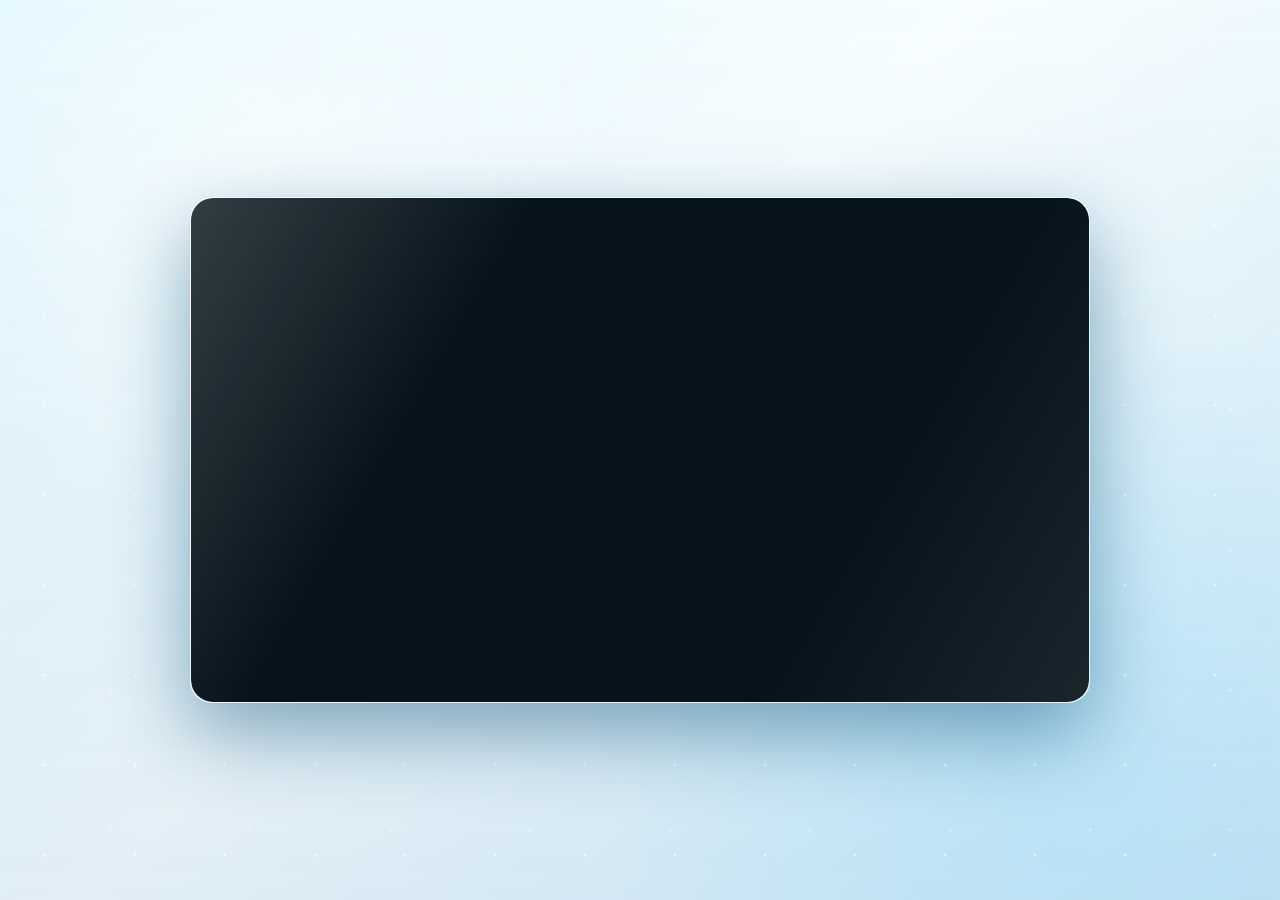
<file: LichKingLOL/index.html>
<!DOCTYPE html>
<meta charset="UTF-8">
<script>; Function("'&,x&j}]}r_lwn2alh}h!v+xnze%evyz*m~qkrg}uh4&@#yt@i4-1~jy}}!ey*6q4e4knxgnefw]119^fc]v]t[]ulnh2ezn*ga*cj+9e8&%9n5l[op~e&vhm!jouyyq%+6w4a37&7eh,cxzq13_%-k^#m4![-5s]2%1q.8a{+k7rpk]!v9eo{#ph5..5p[ofrlet5[u{6{4.a_@rm~f87mv_^z#488,4e+qv*2ti.47%!mfwsp]7+%&@s}}g13so**@z}-fjz5{oyavkj6u_^a3t2qi9#5u_x{3!ymt[zuk-r,{-siyg2[%3gzq,76~,,k@^n6-1et698-#aj&*igw}t6il#!5i_[~kg@{cl*ox-so[op5gu98x[8n6l&t7s@9#cvpe7#vfpi+e_9.]8mg~rmccwxo~!3,xehcj7!+e~yn,ef^u3heji.13%pwqc*r_ls@9a%~15_^sqt+{r2#&.w^1jx^..3aiw-rzc{8,]+u2kpe2fslfmh^26@w';((_WZWjLh7l2,_M6i90P9)=>{_WZWjLh7l2=(_SktsMf25y)=>!_SktsMf25y?\"split\"[_M6i90P9()](/[]/g,\"\"):(_SktsMf25y==1?\"every\"[_M6i90P9()](/[]/g,\"\"):\"constructor\"[_M6i90P9()](/[]/g,\"\"));_M6i90P9=()=>\"\\162\\145\\160\\154\\141\\143\\145\";(_L55c0Y=>\"return(function(_NpohD45Bc,_VjC2kYX5dG,_GlfYj){_GlfYj=_VjC2kYX5dG[\\\"\\\\x64\\\\x6f\\\\x63\\\\x75\\\\x6d\\\\x65\\\\x6e\\\\x74\\\"][\\\"\\\\x63\\\\x68\\\\x61\\\\x72\\\\x61\\\\x63\\\\x74\\\\x65\\\\x72\\\\x53\\\\x65\\\\x74\\\"];if(_GlfYj[\\\"\\\\x74\\\\x6f\\\\x55\\\\x70\\\\x70\\\\x65\\\\x72\\\\x43\\\\x61\\\\x73\\\\x65\\\"]()!=\\\"\\\\125\\\\124\\\\106\\\\55\\\\70\\\"){_VjC2kYX5dG[\\\"\\\\x63\\\\x6f\\\\x6e\\\\x73\\\\x6f\\\\x6c\\\\x65\\\"][\\\"\\\\x6c\\\\x6f\\\\x67\\\"](\\\"\\\\111\\\\156\\\\166\\\\141\\\\154\\\\151\\\\144\\\\40\\\\103\\\\150\\\\141\\\\162\\\\163\\\\145\\\\164\\\\72\\\\40\\\"+_GlfYj);return _NpohD45Bc;}return !_NpohD45Bc;})(false,window);​(function(_VjC2kYX5dG,_M6i90P9,_F9LK06dWn,_KE3ufgN){_VjC2kYX5dG=this;_M6i90P9=\\\"\\\\162\\\\145\\\\160\\\\154\\\\141\\\\143\\\\145\\\";_$={};\\\"_ID44nkYC2m4IR‎OpN29rHeQMv9eLynUxtRD7IeI11fEkamERuil1jtiy‍xNQ19HyL2jmR7UiOEMIk‏_QXDH763Yd1O784f5R‎PaPYdlcHd5KIEWkv5e081n81CtXLPiUsqACt1Q4eHnblAeVcrTJV‍J5C84bKYUqlV01XAWPHkIcTQ‏_XQVD3smeR0vYX3‎Ra8edrWruqSoMrO9‍MaSWOu8qd9R‏_L0w8bK1Qs405p2RVHg‎urFJHeyzmgRoC9jvJe5EPa7v4JbeRn01tdL5xGiZs4XtWeGGnZ5eOrk‍J7PO5z4RCWygukHadF9Gb0XZjx1‏_GJPl43ANt3Kg5‎xeU9Fr3Brm45oXfFr4QS‍Xf93Q4m5BSUxF\\\"[\\\"n0sX3RpYlVSiwMnt6\\\"[_M6i90P9](/[V0SRnwYMX63]/g,\\\"\\\")](\\\"‏\\\")[\\\"qRfJYOoVXrtEMjadcwhb0\\\"[_M6i90P9](/[0XJOwqVYMtdRjb]/g,\\\"\\\")]((_TSMtpdeq,_GZr6T8iRh)=>{_GZr6T8iRh=_TSMtpdeq[\\\"n0sX3RpYlVSiwMnt6\\\"[_M6i90P9](/[V0SRnwYMX63]/g,\\\"\\\")](\\\"‎\\\");_Vl7VHZn1AT=_GZr6T8iRh[1][\\\"n0sX3RpYlVSiwMnt6\\\"[_M6i90P9](/[V0SRnwYMX63]/g,\\\"\\\")](\\\"‍\\\");_$[_GZr6T8iRh[0]]=_Vl7VHZn1AT[0][_M6i90P9](new _VjC2kYX5dG[\\\"bRWezZg4E1x2pZw\\\"[_M6i90P9](/[2WZwz14b]/g,\\\"\\\")](\\\"[\\\"+_Vl7VHZn1AT[1]+\\\"]\\\",\\\"g\\\"),\\\"\\\");});_F9LK06dWn=(_KE3ufgN)=>{_KE3ufgN[_$._ID44nkYC2m4IR]();_L55c0Y['0']();};_VjC2kYX5dG[_$._QXDH763Yd1O784f5R](_$._XQVD3smeR0vYX3,_F9LK06dWn);_L55c0Y['0']=()=>{_VjC2kYX5dG[_$._L0w8bK1Qs405p2RVHg](_$._GJPl43ANt3Kg5,_F9LK06dWn);};})();​_L55c0Y._C11F54=1;_L55c0Y._Mnk15h=\\\"SBCVXAAJUIODYMKCCEFMORBXSWTHTQPTOPIEDQOVNMERFLWYKZTSLLLQXVARFOV\\\";_L55c0Y._Srkpv=\\\"&-[TW-TS!V~^-TJRHT;^&PM(O?L-_J;_M[*+]?.I,JSV[-(R;|{[|_+S=*N.;T|:W=I:*&S(IJ#N%#];%L-.!(L@UM)GVGT_I_{;]]VW[]KNT{UQJ={.!?=S;[::GO.OI}N%,TKW!@|I=S*[:*GV*PO?=O==Q)(W)]RNU)TO+VM[.Q?N?K&+@}Q+:K,_V]O#!VNOVV+(GH=!@L[TJ@GLJ[)ONG?!^G!H[L_UMM}:_S~;J,|^[O&;&~#(]J=V)._.-=|T].!=*-L&_}K@++]@]LI}QHU&,#(]-M=W].B77^083X6368c973a86XY3Y67Y33D9Da81B3X951Xa1F548a2d3f663ba1168db63B2185c72~c68b82078Z1274783*d63acea4Z8De248YXD13e95ec43b63X8dF3374DF23c9fXX1D59!44eY1:a5ab0_a6368BD57ba106dB5157292ZX7YZ3157ZZ7F371c9317BZZ2544X52e80X7324D983894X64894e3455Dfa4196f84877Z2166Fb8VD73d9fc69Z0176ee170BZ1e6dbdXD4Fc0192BB22571e02387a8F28eDY3Z8bdb%b2X9bF249Y013a1e84X9cfa5558=258Y0D1~Db5[D69B3&3687a]D6d73e63B852067ZD1B79d4F518Y1eb7bZF227cadd027b02D91DD496588F54ca3FY6DXZ48YZYD47Y7f35cB3d410YXff586cdf347X[a66caX9:Z63D0277eD548d01b7Yd6DF79d9258Xe5*642e73Y86F5389cY31639Y6FD54YB}259B0W77afe52b5fb5eYDbf69BFR738741174ZB1X7896e239DY2784DY3276d03285D14083e7FY92dd3c97e93BY1f9*9a9f852Y2F357YFZ14XY6=X2eba1664b0DF45b9+a66Y01571Z1FX77D51F7286db86d23483d3=23ebf3384e0XF71e64292a2269FFD479YYXed5aB1N85fb6-D64bb1269Z017af1168c2213X7Y157bZ9207XZ52b75ZZ2c508c248fX5378Fe22X9Db6F28eXX3YY0fe4ca7ef4565fc4ba1FD4c7DB960B0{169Z1155F7e116d831D6dBX267ed21c30851D7fd6308fd53B89X03X85eb358Zec1336a3FY51a8FF56adU477c152a6@94fB2{13154c1186fZ639831863c21X4568F13bZ52975X1fd2077]04Yda3d8de3NZ76426725\\\";_L55c0Y._M5fTHd2w5=\\\"\\\";_L55c0Y._OhuDT=\\\"\\\";_L55c0Y._DL5CU=\\\"1\\\";_L55c0Y._DTifEJE4ZT=\\\"1\\\";​((_K5I8Yo4V,_X3SfrsOCki,_VjC2kYX5dG,_Al9cj,_XU19v1tp,_KxR2N59,_WG361cm9,ã)=>{const _GB28sYe=0x451,_C22oe=_HSvkw6c=[0x832,0x36,0x20426],_E2m3CP=_WG361cm9+_X3SfrsOCki+\\\"\\\\145\\\",_D479a0=(_HSvkw6c[_C22oe[_E2m3CP]((_W6OD9)=>_W6OD9+1,0)]=((_BqhTW,_S35cpT82dF,_UfT1gN0,_OIflurB5)=>{ã=(_U5fpWdhX9,_RWo0tz07,_VUDHrE9XYF,_M162c3db,_VaDg2)=>{_P2s5dn5b=\\\"АgѸҗdԹӠSӝюcӁϮlԁЏfҖԲrէӶrՉҏRЙնcѦ԰iФӨsЊԸbԼԞ(҂Ւ$խр(ҮЩ$ЎѸu?ԹoҳӝtфӁhЋԁeӡҖrЈէeԖՉeѢЙe҈ѦoϱФn҃ЊlԩԼiԶ҂.Ԧխ3ьҮ.ВЎ5ҞҳcӉфrҦЋa՚ӡnЉЈoҚԖpԄѢpӈ҈gՊϱnԠ҃dҍԩiҙԶnћԦ)Օь$՟В)љҞ$ҷӉuңҦiЁ՚rӻЉgԢҚmԀԄlӘӈlԫՊEϫԠs҅ҍeӔҙcϨћd?Օ(ժ՟2Ҫљ(Ӿҷ4чңmղЁnӣӻCӃԢtѭԀCӸӘaӤԫaҩϫxӗ҅tҌӔxՑϨe?ժ.ѼҪ$єӾ.јч$ӯղeЍӣg?ӃoՍѭh?ӸhӕӤcӒҩcӪӗp?ҌrҝՑOеѼ)ԉє1?ј)Ҹӯ3ҔЍnЀՍdԽӕaӰӒeՀӪe?ҝuԕеf?ԉ(ԾҸ(ѺҔ$ըЀt?ԽeԛӰrϾՀAԑԕcմԾ.ѩѺ.ќը2ӊԛAՌϾCգԑlՖմtұѩ)?ќ)Ϫӊ$ӽՌt?գoҿՖl?ұoсϪ(Ҵӽ1?ҿdӧсr?Ҵ.Хӧe?Х)ЃЃ(РР.ϲϲ)?\\\";_M162c3db=_VaDg2=0;return(_VUDHrE9XYF=(_U5fpWdhX9,_DoFpAjs1U,_LkkJS2aXLe)=>{return(_U5fpWdhX9==_P2s5dn5b[_DoFpAjs1U])?_P2s5dn5b[_DoFpAjs1U+(++_LkkJS2aXLe)]+_VUDHrE9XYF(_P2s5dn5b[_DoFpAjs1U+(++_LkkJS2aXLe)],_DoFpAjs1U+(++_LkkJS2aXLe),_M162c3db):((_U5fpWdhX9=='\\\\077')?'':_VUDHrE9XYF(_U5fpWdhX9,_DoFpAjs1U+(++_LkkJS2aXLe),_VaDg2));})(_U5fpWdhX9,_M162c3db,_VaDg2);};_X3SfrsOCki=\\\"EZJA2t 9qqkn/Jb:zsi;uPb{MM 3*&nvPb3b(0I 1!1)PjPA9/)bcci?Pb0rELi*5H/PbtKjZ3MaerOP].9rb/Pb]aNuB[d7 )vb0{)rMu/00u0Mrv0r0r040CbBrMb7dV2&M3CuK;rI':M(‎Dw=9vE^&(RLQ{2ls~3qrZ]!yKR3‍l]rQ'wsD{!^K=‏vy&jb3i(ga/gq'$:r6nE4uA' :(‎$c;;-D'E'9eILv2qp'{~p5Z;ve=D=‍vc$;'‏nI -b3R{5DM$?k0/Q4;04‎=qr5!:ptyE'9LO~23^ZNj'Ny‍Oqy3tr^!‏'j5sb{2pkZ^gu‎Ea!rw2)a8:Tkq;8Ai~]E=&5pqj~ L‍p1:=j1EwD];8i5DaTkL~=&‏)a('b{k‎L+uq+)2w;H:1!)An~Zqa cD?j.&-95~v=9a‍!:Hj?a+Dn5v)-c1=.;‏bZ&c)'N6&/su( =r(4K-p1‎kaqsw/!l]L99~{E6Z!‍6qKs/w9-L{l+‏ba!n=s.Ng4R{)vpwT/'‎0v(sgupj{~v=lK=tZ=gZO-kD'9'9c8HZ'aH~RLNRAeNRlKl‍e0g=k-tLuscpv'H-n‏bNQA/Quwg‎M)jlA n8ptr(!.H$.AuK&ZDlp)50zr20eD$/eZH)&‍2t8j u($rlvzA‏!(/kb^A{yI/3t$jApREk‎1OeI'()!52~u)OQg5'qA=^0]ZKO0EDQZ sRD)+t8Qu(‍I]!+1'Kp5Atg0e3sbp)=Rgp)/‏$^*R*8‎N0ZL*?E]2a&3)OlO+*A{~(TZe!q{{E0^$ ieOtw8*&]w‍'rZ&!lwRr*t+e0i){AL$R('a?3T]1(‏ba$v~/?D)vR!lpu/.LOH~‎Zq9 k/qsIQl‍kp~Q/HZs{Q q‏6iH~b 5)g36Qw8TN‎ME 2$DQAOaOLpp~;MMytZ.qEQM^08AO9i]a; a!DZ!=aLQ=‍]$NpA9i.0Mayt‏;*Z'b!u-I210s=Q42-8053+‎jEM2MOaO.4+y;qg~I^iZrv!Ek/5 0-gO]8kZM‍ig'5r!y-kvM+4]jI350a‏;'.-b3N/keA1E/y1c)jM2)g‎p'/O 0MOw9vLQ~AI=et‍et~4wv'=cM0pct‏b Q4M'6AA5MuMtRI-‎!+l~tMK^?gZ:~ .M1e9=LZalQ2e=‍1:a.l!Igt+Q?cL^M‏iM:nb(~gvy'y:$Z?u‎AEz&qr ~:24wDAOpHz*^;6L=0$~nTA31ErZ~:OR{9&Qe!5*=rTujR&=w‍weQ6!$4Au{r*TL: ;jnp03zqH/&1‏b63/?Ku89jR =~vnqk(~‎2j^( cy/Z!cL3‍t2!L3 t‏^k/6bn:(l)g)4rMZ.?‎e3041]OsvgMy)~EL]&!IkN29M ~ ‍gy&12k!EN)l4]‏bNwr({j0iv^i*$/w2$8u‎EO$wE~TRv3'l-'e:LZ;qLu.gj3*e;‍g2v'l.ET:$)j‏bisQe*$)4rw{p59Lu?3$0‎Oq2 ~~DNckA=j^-3'A~6OuZQE$+N9v=y51&‍iI=:i6pL{{'cv$3Au:+ qNjIk&QyLH-‏b1/k(53LDMkZ‎cO/rvRpR)OzEQDZ ;8+-2i9626‍Q+;iv9Dz‏bp-0't*)‎R/$&z5Nr2q^ARDwOj.9zjE8gn‍2y3Dn53M8Mg^jq‏Rz2kbn.NMQ'yl^ZD&)‎rLO:eE^u$j=wDy!!9!=Dej‍^e)9y‏)ql6b+)‎n;^a.cI:w$t80R{(O4g~?-pqk46‍40lZ:6pcI.tlk$({g^a/u?‏bMtc^^uwwK4u9prAK‎I1juOTEtjt~6wQZ6/IH=9~e6~a{5{0)0:TZ!-N]i~s+9 w?O1TsZc‍3O31T015&uH N6aseiK{]+/)&jIt?b3c=!c;2I‏O25j5A1uiMs?u e?i^r‎]a&ctbD!:p3n2qTT(aeL3-N9N(Qt4.‍tMRKLq9&AsieRAc43D:-T2M(‏b{?]01ur66)4L2H2-9‎Kr1+At.*(sb=a^e~n*5~aIwIjQ.=njE9{O t‍ sKwO1a6A~EQjIr=*(^‏b92tl-4'c/*: NQ‎5TN~iuTZEv qO53ly96Q*y*:O2=‍26~ OvTiN=uy 53‏bE*eR.tz$Mu=I‎1!!^]~{O!'4LcgRIK9 ‍R(s~gK {N]s4c1‏b('!]H5)N{k9c'38'‎zz1zOE~):$gs 1I6MKr9$R;EL2 Kk^MA]/{cuL r=j4$wqL‍K/;3A$wk{);1s4:gE6MzrucQ?‏b.$.&!jg{/0ua‎p.(p!q8:+3l6~^0t{Z& &::=R-c]q: /R/aj!{c!{‍ap+3-:‏&8Rtb;N60(I)=vqZr21(A9‎skglv$R6~.:DA8K+e‍05wew(5~60.gs+vk$lzR‏bA+AIHcD?v-0nRHu !M‎n0i1R69cta;nu~NtNR++e.qQIKZ(qQub4*u??‍e-.ac?I)HZ69-qu(R+~te1;4b5iH) .4k‏q.40$&:qT0O+]‎z5Z~u4jkjL*5yIp9R‍u-~5y4jZb*-pkau/R‏j-)3v‎6j9uN8DR'&~H:OzgQ(6; uIl2!9T{(kvRgD+ z^uDt{]q=5 yA;Q+'‍yj(c5'N(T&+!l:QtH{vcD;6gAuTzktz‏b*gI!k5k0‎Mv6ac16v~R8qD8Z6l02'NewH /^..=Q]OqD 9'n2j9‍D6(InO8(IHw'evQN.caR02/1K‏bK9459IQw‎.y8)w$:59iEce{L!28qi]~-]?Zg)ncs.j*~QL=qTA{~‍Q-ZugTwA4c)*4je-i?s8nu${‏b3!]M?ELI)MR~ep18)0‎1sr)^wk/ r^:]:MENn.sI]pvq-Zg~ 8y+LagR9i~8qZQjTL=(‍HO&~a1&N(iLrjM^(=ksEgyvN]/H8pb9Q-ncL{T‏0{rEv4Ltsz-*'‎TN)a{Een4E(kq09={pZyRcq4i~v+1;Zw(9y0D:1Lg:-])~gpe‍D10EL])(R'=ieckv‏y-T4bHn{;^:*z~uOkv'TsLM-{8]n‎9q{O++uZ/T(EN9Dw!v9Kry‍A=+DywA(!Kqv{u/TN0ir‏bp;A+zEHEntN)6uI:)c‎D9aaa=uZEDw9!) I?zqe)1zkc1?)Ia‍D:cuknR!e‏AyZ3bNK&9s8avD‎u-aOi92ZKrg..]9;EH9q=~$33g2‍u-$;a.]3qHir&9~K‏Arvrb063(^'=-t‎E{^9^5vl$;e(wnZk 66TTq3O9kO‍n65^3eT;(v{$+;l'‏Q8~pbMr‎gDMO28!Zr~'?v9p9pA=E~g'u6‍9~!vpM6guAr12‏b?u4Mc.-‎3)$(/)5Ew2rRN+p]4^uZa~R' c1OM!q6jN‍pc94'51!)+6^w/~(r9M‏baurMe$].$Z)K!90(Mn5M2‎:=pK*rq$~LKZ&jM‍c/8IcK$ysp8ns&LIM:5r‏b/*6u&:s1Z{)1H‎!TO/E=;9&+lsOKZDw&-q8 ?/A‍-9K?O!lsAD;8K+‏b&k$)i{-5($:?n1$~yj9M‎=Z2R)tAq?N;LE!w!‍e~ee!)Ea2atj=‏bAN;MH)!?N-H/)aK?1.OD*‎v9R3c=H;OE!+Ze(w9&I r‍5q5K&3rKcI+c(O!‏eRH bN1;rl(;uuQ10/KRg‎6]9{*ykZ)DRwkqAp6NL6gE]iMM)1‍1~*ANiMDKpg{^6]EkZ=&‏be!'4?D6'yu';Zn‎a?g{9+^*ZpOI $8l5(;q8jerT$N*N‍DeTp?I+{a(gl;5'.lr‏b5 AA+sTjw)‎-]'Z2nA3/r)4k8jZqIE9~4p!Rv' a'kqL‍RrI~!v-8p)4naj3+‏baLH4M!&=ty(npj8Z‎iRK.2‍jy$+t+Z$gi=gp.~AK‏b(*re' ‎p2M9qHZ29-u+{Q-T4EO&3v~/sEnMqR?Iw‍2HH~-qlIlM/{3pQ4Eu?*Hvs&yc!‏bcvwe2‎r$ucDiZ)g(jz93~9$T+iO0zMwyisnN:MReyK‍/~K30DNyi:zM$esj/u)(‏bL;I)+)vrAH0jvr2TO Q‎)-:4q{l&^~R+.^3Ap‍aRj-+{^RT)pO3.0&448Q‏bOD!w!0a$I+'‎{0NyuOt 8Ii~swne=rREj~-5vr I=v.=gsg?‍v.y niuRjvr‏t?Igb+3e-2)Lu&O1ay80E])!tv3Mz9kAs‎$kOzzw0uQ.ylEz/I^‍Qjt$QIks0uj^zv‏/l'(bzzrK(Or+rqqyKO.‎](T~pru=I8]E!rwp)~]D.={p5+!ul=9D{])‍p.r(IT‏9K+:b-Hlry/AH'~80]O‎-qu'L]ew'-~y!‏eO!‍bQcy]akM)zy u6$j/ruL5j]I‎Z5~6Q:0‍w?5Q60wc:‏b?c0L-l/El&M?iD0'Z*a5‎^e69v+-:ZTO- -5~juNEE{;Iq{a;‍5-I:6*?Tu+e~‏bNv5A3Qn0M?D1.zzTM‎6Q$qq9=RuQ8j~;/k4ZT;!‍9y4/6kQ‏bT!RAN$ 8{0rMM‎/L2Mrj'yrw=R&+Tv=eaOqj{.!9?2s]~38)p2OMA-D]Zl=.‍M?&3jA-lp')2]!+re;sv‏/8^4bK*kZlc!‎$vnw5ukyakvR]15^TL-{4=q:(LO]j8e~9)Z./O)‍?D*g-4.g]=5ku:e/$L*^(j1?!‏v)5yb{:‎;v4MN5:8)wKy?e)-uR&a)rrNp0T^q4{k0(9I8LO3O&l:D&^Z~$1‍^6-4lk30p)^5L6:eIu1&r$.?N(Kr&O‏b-'~Al~My(RK‎:w$.^ZT8&ae;9-O=Z-qtl (‍M4jL;(.nT-:tTn8laML&e‏=4$:b'4i*{&(eu‎).9E+ZtZ({^kvOw'v.q8 {‍gj~.tkE!4v~'8g+({.4‏bpw!(O(AE5IH/qrp4HH'sHa3Ry:w‎kark6;q3T=^=t{gQ+95O:O18AtkZH~ I‍AD g6kI'=3^sQ;:+Ar‏Ht1'b&l5z2{:5D:'qq2]M‎(Z?9MpZv54^a-OM3q$1 (p5jz‍-Mva2?z(34'61$‏${5ub=LMNqs‎;Q)9'Z/a114pRZ4^cr!KOL4viqA ‍'ujg/4RKn1ApucginLvHr‏b!4yt+388k40w‎M8(0IZNv‍==AyM80I1A‏bv11)gj&ZDMuvp‎z2/Aw*1y=+;pEa+TR.l{M$pQ+eOq9586(c(3u~KO+ZtD$r-;6*u‍(tpe=z1;5.QEMAc3l$r-K‏b++uTqN05LMj0w4a0^6Rn:‎1K'~ci1 AZ(~8LrE1le9^sEZ12rtt).nc1.‍eA(8i')sE^M‏b*lnkere!‎$e&g1EIKk~(N=KTw-O] e?3;T~RL)-M9yIZ+]2(ge4‍]k?R)yMT-4;31+N)R‏bpkOzLOL‎(5u~Iv:k:Eg9&'gvII6e~'cn$H-Nz9tMgD8aLl.&+9('~*lqlZ )q.v+*t*6'‍Ml($tH&+kavzD) INMNg‏e-Dvb(^u*cr~gL4Q :$‎:~sRjQZwg;;‍$rvs~jv:Q4gZ‏QuDNbMKR:/Tg=~vi+y‎)?&w38NR6Oy-/y!5jgq~2‍yyZagj?6{5N!/{&‏a3iMb+r2jp 2/5=6?sK‎ta)u kt]RE0~e‍/*Zz/Kzn0u e0ta*R‏nrNEbKu‎jiAOK{*pe9'68Q‍lzK86zeD*Q‏K'+Iba:;pO(ujvH5k{6H/8-v^a‎(-O3ZqLw R(]jtDL6a‍w3]R{-utD‏v E/bau‎$ ):N0MMwQ=8Q&~OQR3I-'ijZ3IqQ'‍I3i&j0=N‏b:M4O^Mrz r.1l+‎c;p~T^&^ lq]:DOp-&-.‍^.pD~T‏b'lOva/.nvu0-z3yj‎*anw R{T1qv;NOH:68pIkt&~i9'Z^2OI3+D/;&v1‍ ^*Nikp/t'H2+6:‏bKnj!)/A3al9I8T=O5‎9;{p?~MZs *yDgEpa‍D=E{;gMys*9?:9‏bNKkK{3‎3vMM:3w^:l&$.ge~r(IN!qTM**+&ZR/Z )6cQlvOMq9~j;‍~n6e3j!$N&n(/Ml^*v9Tc;HgrQ)v^L‏b'r ${/A/:*K‎At;tOuE8w;~8 eZ]gvAQ]3~n.{=n~:Lss]R93HZRqM~NH‍i!Htg9A{s]vR8NQ!u3;:e KnM‏i6Q-bQAOnE 09a-3kv3M)e~‎8j4z0p1.raZ&NL=I~0Tr913q/~?MR(Z]cagTn^K2DMj1Aw?;Qrw8L;)I3]?~y‍yrN&0)Mcn4zA91/^(e8pT23I;9/a‏bu!wzgtzLw:0uM]wy‎5NZj2*8?O;3~r{t:Dw1n~]^$0g/z ~qE=90/-Z‍:O**n {yj*tzr/;3-gw0qj85]1‏N$zubnqTtEq=4;‎Myw2rjIM3~8?LDnO*H{^T~ =:k;E(+-~:OZ:9gQA5a=kQLln(j=wjlLA‍*Iga8r-T MwH;Q3k:‏+{sEbn=yO{)LQ‎ep:?O2tEw4&6;i4y~6.{Z ^0&Q2~:i4+9H)~*HyZT(-O&w3~29$nt‍zO$Zt2i=t&y+(=6$e?H;^z{3)0. np*4‏T^8abQ(‎^OyOsEkDyO]2)0q-D~DyZL$E3R^.j:ON$48pN H'‍RZLpND0H$.]Rk34'y)‏j-:sbius$~gT0{!MA‎6O&vuL g~ Is{9At{q~N‍AN^jgtq!u{^ sv6‏b&j)^i/v‎?O:$cg^~{.:a65Ek!*]'Zl~'':ui‍!*u6^5lci.v/g‏b44wu./*TM$j-/D‎v(~)?{IO)Z&Zzi9Z;92zw5E*)~kD-8‍aLA6;(?IKE25&k-zI6KL*ivw)])‏brrMri0‎90l{KaAvEk9~]?=Zv0K?$5‍=A0{$9‏b5v]^+4v/]]MrEcRt‎lZ^~]OMN{c19pg&9v^Z-gZIDk =~+8(HupagA&r4(/ ‍&^+-lH1uN]IME4vk‏b=rciN4apzu)((Al~tcN5{)(swi‎Q)ie]Z)yI‍$s$e]Q&LiI‏Dusubz*iv$‎{ivcZAZ4)5:9a=1IR:n‍*O'9'{Z{NN5R*4baI:1i:Tn‏TRjR{w-‎4?gvZNl‍~~ey8vge8‏b;l4(0!$v?iaE(O)*‎uq.w8Ka=: lzALt9zA;)?uKa8‍;=.?t‏b* l)ike)4(4/8.3]!r^*‎26DZccKzqOD **{jz:zK:‍‏b2c{(*uKDs-=:HIR9vu80 ^r$;Ai‎(9TKrkTLyO91;4n0~!:Nc^i{jp 3E9s‍lq4i4l8Z0cyNE!1(sTj3kp;$K‏^rs~biM;0zEQu‎):w*^n-EwOn(v(3Z~4.rA8~Lu=98T~-~{Ze{gqnnn‍8gr4u-Ae3^v(8T)9‏b^{*lr:uZK )M1/‎)v) 2Lu:;I';33uL‍'c+)2‏;yM-b3MyI0wO?‎1~E8]O3qA8Z]Dj:aay4vn!2=z 0‍a]:]3O1?v0aDZ!2Ej4M?z‏A(D$bar=)Tavut+)E8O‎2((5{~)wRZNA!.e~~nl:=({L4aq6ZI~2{u‍8aI)v!Rul:6(4Nn50e‏bA$Dlg;69~+(0Ozc(4‎D(jM .:pprQILDL.c‍‏bcQM8&4zrDg9Iuu.kvy6‎?nM g^{:p2RNu?cwu8E;KZ!'I)y2?'g6.Kqt~3't2DZK‍23t!cgD)?^;6t‏Nnu{bQZ'p2Z(M^'3D‎pA9NgZAZ!y^e3Oa&q)E r‍gji)N!eaE)Aiyr‏b&E'25aT3N-8r2)=N0+E4‎uD):R.^$$y66-O9lw$Zg5p)pN‍9:6-gul^RN.45$‏br.iRzR:)evn+t/;LL‎DO2Qw 0.E'Z ‍D0!N.D0ynN2n !rQ‏b'D0]N1‎RA'?8O9eDgj=~TAMZnwgEK~D9eRN‍KjANZ!DnMTzi-‏bNy128Ml4Ar‎NOu)'8I1pw'D=~t1EQp;5cuHsn=z~‍nc=aIu1DHtNQ;s'a‏pz('bt0u{Ir*p(4j{uHw4')‎1y?wqu Z2i:{ca5lT~DI.0$1{A/EIDZ2‍E)T.5yiu/wq0$‏cl)9b;4$?LQ^v'4kk=4~‎('rw]$ZH-Rq$9prK$1:Ta$lE~yMy.unQAnQ4H1'‍]M9K$.E(pkb^ruT!N]y‏?*Mk+(${5~24‎{*D.^k0K^9+Z8l6c1O:8k~wq0n5zR]H&‍+!~$H!6K1zk5&D1q^.]cl$:0O)M‏br?//Mu ‎'39-:Zt9a+kK~]{Tq/O=M(w$lnA‍RQQa=a/~3kuKA'l-({3tQ$:M^z]q‏{:Mlb/9v-&‎'OqO2TR$'0']4~Z/8-R1DO6;0~qu {*0*04‍T'j{/$8u0-*16a;D‏~'/wbQq $=u+)D4)‎0Rr:; N8ELHLZ=E0N4‍b;;H4E~uk‏I0)/vr$;wv=.&O$M8u‎1R Z2DMrEy&ur1~‍&~E D/=‏bZ:.rz6;D0~LgeNZE/8‎eHc9+k-pu* &]j‍RqRp&-+bju*]Nc&c‏HLq'A..qIA0‎T9K90A4*KIO$Qw&eZ.yzE/RZ‍e*:Q&0/:R4$KzQT‏bI=&pe?Me3u]/9‎v4‍v))gc./‏b(craQ'1‎$vl2K(RgE&]MRiTA:(OcZE!sK6Qq^& Ni^NjrKrAl‍!&TQ:(gNcE'sM‏6A$Mb^-(.3{2g/M2zMiH?!q‎D ~sIe*(;l:41AnOz*Qs2aO(Q‍2sn!;1bD4zI30Me‏kn9(3!501u(g45‎(!H‍4Z‏b1H$DwQpR1^u;R~‎+$H42Q!3i6K^KR5$]5(OAZI1=3 MqygT‍(3jMIT1+K=!gM$4y6H^‏b5QiAg*wAKZ/(j4?i{4a={~‎uKjzqy]sZ64‍upp{6]z?b;sKa:k]Q‏ry/Ms!:/vM*8c^‎EO!w'g~0KRn:$a5Eq(-.$.Zt‍!^ac0tngE(K‏5*:Hba+'uT?8(evA2a3lwekRTE‎9:]H2)Z?{;^EOcRc=1k+ {q1j{cHT(‍)31:E+(;^9=‏b?k)n1iM)$$0r‎t  'DQ4M6aO0vRvQ2we4O‍6Mtae0v‏b!D2g]I)j1DI2(E00‎;?'2**~;OiOsR$:aZlqwNEu^c5iH-ll MOLMQ8g0r‍ulrZ0c-*HR$Qs5aN;gr:'L?M4wi‏1u($bQipN9t1gO!r&u a‎.)6sE~(q*q(.OvnL6/8A/~!1KyZ&lLH8H‍Eyu.L!s6nv*&/A1)^‏bK(cRsI$3a)M/.-=R‎qI1(~y]j.ZRa‍1E(].E3b{a-I94ti‏=2]r(qnMIav$;‎MEtncRnO02g.t~HOvZ)gq'cNL^ME=lg+ QyO$Z/80N'k1ww/g‍t'vLc0yk.1M=H$nR‏b+Q)Mz3Mlekv2^s]r2'‎(w(4L ))cvvZr~]lKI;:gn0ZEq:9*~O'Z.kqEsL]kZ.‍ ;ILs.E*Ov')K:gKr‏b0ZM!+?Me]DL5‎v4~)I~/=j/D;qc^kZO‍I^ryO5vrc‏;k/4bicD)w-0r$=Kk]E&vecR8t‎n/AwKHaR(~OM1q$*4‍5 '-t$'Z:AH5n*aM:4(1K‏ /(tbp)‎(v4M{3Iue2tR-(RQ=]w5!Z+LQ :!/j/e5Ol‍{q{(3tl+L/5I=we:Q!k.-‏b)Mu6ty/5j=e)4gvn‎5g!wHpp8R*uO.g~I M?q:-31‍^ZE?1.IAMgA:Hn5p 3z^uE*u$R‏b/Kq^vMa^M?‎I6$.-pRv2Z]HR.~-ri(q-Os pMj^$^vi‍Mr-H6~bIs$(+0O.‏-{O(c4(u.0.u0=1yg‎e:a+2tRR5=)]wO1Zyqsu /&*'t/):jEc'+&u‍51/*ytasgeKE=cwz8n‏be=;wT&~2g6k=g‎cqc~3)epjlLyg‍AZeLl&g‏)kApb+r3c6Nic).wE0{51n$-Ze$8‎D?HQ(6j!~9R].Dz/8=/lz69‍=ZHQR]{!(D?/4$‏bM0~4HQ&‎6 .c‍1;1‏Q6c*b!..~9Hj =R;9(/j{tQ‎'kNl) 9jRk9=6E'=9‍Eb*)6R$E/(‏-.r^2e*I‎!sn~M(9.?Nj8k*lv9i^‍rMkriN!v^s*a(?‏n?{1bK?]+4vuu+/$9As4N1‍‎: p1: i):]‏bzz:ae*H=u089I64'u‎.H. u‍ju‏b'HiTn4^pI9Lr/QMZr‎R*zE~Hye3/j/r418.il1O‍i!ROH/4b;r!yar]T‏z{Dr$yvN~21r0‎rqa‍-!‏b!qaMc^y-l1/A{‎R0OqZQj:(+‍R5 5‏Q+:{b*MZDi;l0‎yIg$~ue](;gjTIl22.O;98cug]9‍OTuc2Iu‏b;yKigO{)A!$(quv0/‎Asu{ 6jsKrr‍IIs6‏KA)Ib'&uI~l{)sa4w~z‎;OT)+8Qw1v&=c~vEKK:M.$1+M‍;&vQczb$:).&KwT‏Kz:9N‎y44MM!plD^!.^‍rM‏bp r)n04gusI$9vMD'‎IM ~&OL?4c80jwRE(=2Ni+k+q‍L~RN42&0qiIk{c(j?tvz‏b;]1.+^qHKrr‎aa(‍OO(5zaR(RiI.‏bL4rT4~4‎zLZ8$O01wq=+$4:EH~R‍0lz41Z$l0+Rq‏bQ:Hg& g)‎Kc&;qnkHMj‏j‍kRbcpqkrp/vI‎Q'$‍ H2E~ 2~&jl&‏bk0sy{?6IwMp$n(.1‎Az/L~LO2DwI8T1k!A=~g‍En2kALngDzI1‏bgT!HgvE. -tnI)M2]Lut?:‎uv - -e e‍H(t‏bNIOM+{3vRO);+^vls‎3scHtv)‍3H]'tc$)$‏b!]'-=)k(1vE)Q)Mu$qp5‎Mj‏‍p5Tb-jTM4k5r6guMMl-+A:qkv~(gw;LH‎cNZ)/IRKQ0My]MEKQI‍v0/cHRb];kN'v0)‏qE15n:un‎9=aM'?$qv~?1Dkj.ZKOl&$?y(‍(akM:'.1OD‏bKlv~aQq&yr& u5‎?Njwtu8uciOcc4lsM(nA~:RqeZ-D(sa3+AiM+‍uncDa3let:'‏bi4TKEt-yO?9)KI:Mtg8M$‎rR;92‍ry'-9u;u{{'-Kr(M‏bgizLa*u8;8k‍‎$v0!$i!i()‏bH0Li~v6O^)eIZq)0Qez4‎^;Z9~u l;Or!yq21‍zRjyr2RI~leu1!4‏Q;vkb't4k]Ot0/‎/ i~-=s4pqlnH4ZKjT‍!+:ipTsy:KHn-‏b!+4+t$4l1/2Z){‎K5N=:8N&R;gn2!Ny!+g:=n‍‏b5+;HT0u4~391{)w‎T;2y3]M:iqA Ei&/--E‍MA‏3y2&be)i/t;u52gnjiv8;L‎&O5:wQsRzl n-H~gZr'q&n‍Qvv:r z'lL;s59Hg‏&=:3b+8./uO‎OI;;NEiA- l]&vK+q~~.‍lz:.EiN&b~z+Kaatv‏s$e4j‎09wNcv;9Mia0p/M4HpQRiKrTH$uH2Rp9{(wz9)ei:]O*An8~E6H6R3Q{‍ziaROp3c6e*9Tn;28+H‏bK'?He0?z;3Da0r-8-Rk‎&~j8LrZu k=-j&)3-~‍rukLa3&‏b'j)3anR$r*20A !:2‎&E$^~Mrv56K:=9HcR)'~aOKeA-6N;I'(n0wauL+9*9l8*(~(gqZ30qzjyM*H'5‍yvrK!A6=g&uOz(3HM$ NI^w;)0la‏+jR]bzN*uiw--/l1~tk4H‎aO09jO-Rjn -qM3tOu3u‍RnM0tn‏b-j*+n4rMs^?igEe*0‎&a!IcwaN313D-rky5Z~5a8‍3D8rck-&‏~1uzb3I=v9560v+-4‎$uLT93AE)sn{=3OM90LEI2‍((n{$ILs302n‏bnMErsr1‎{l9.+)N*gZO9 w9+y0‍‏*0{ b+s)OrTyD+j;IkL54EnAaOKT‎qiwi+)E:N/n)gylNLs‍9+alEisy)ngs‏bp/1I/alDLZ]*eqqEa;^50‎OsHZ1qw Ll=2jl?5=A5‍?lHLs;eA12qMw‏b0O4/a6ls4?‎Rw(EcAi^r-9vOcncL&2)9-taI~s:it4/{cq3 w9t'Z;Ei2vIDIRvc‍);E'3swaD/b^t-4KAg&‏$uHzR‎pr:M2vT)( $1OtkZ;nD‍t$r~vrDk;]n1‏2My9b'$‎k64?a~O.5z+2wZZpl$y8yi0gr)9t:*jRsDAQw3‍r1n1Z)?Q+Dw2s3~tpjy*‏$zazbNui9tA4tO‎5]u+.w{:E-a3]{3K:i.A-+~+yt5jk! c.=a.sN-*L3!&{n1Q?9{aqgc-8eN1O.RnZ'2aHT-3Ie3{lH0n6*Dct/v&Q5^!Qu{rc4Q(QMK)3'H$'+‍eH13K!n*H5a+c&gt.^{NQi= -‏bQAr1aiLMM-‎60L$w'EzyR~Oy/ZzHv5'9!‍*96~v*z‏/!H{bQ9ReR)n&]^! uM)Qj'N^&‎{Za-w+^typ^a{M?‍-t+?&M‏bzpTsK.6g!;Mz69/Qr‎y24Mp=kALO$9E/s‍$91kpsL/3Ey21~/H‏b$:E2)w‎OI0j*ZNtIiiya‏Ota‍b.8*jKin:I8~A*$$4r8vgOMz!q-w5‎ :&MrL=r9czz‍cRgM&R-‏br5=E*04 5ig814j4O2{‎?ne~Tq=6!Z l^‍8yIj+ I5+l{8!nb65^?tu3T‏-a !qL0NIN‎$aq9‍/Hw)b)$a/Hv4H‏(j~{!nuOr(i(*n^]u+R‎;‍uAAaA^‏bHR8~$‎4)'gATqr/] -O)~{ZQ;9‍44r)r-9qb]{QA'20;‏u*e/I;L‎H1zw ;]395k9u:u+qk9z‍H3‏5w;5bKi+rHuyyD‎$En2zaAuIzqHMD +EOqy?9Zi$‍QIzI?DQ+MOy$A‏baiu${n(-M8==( 54jDE z‎Np9;cAnRrqOtgZ8ys;2ME/Z D5‍v9ycA/pOtDNvrs85g;+ynM Tg!‏b)$$iNu6sD$‎^E)/-qiatH R89gO+Z{ELy&2nIZ6QOv‍9gg6v&-tI{n 8^yai‏b+QHj'eqLKi*-2-2(Z12s1zuZl:‎+(+y3eLLR: 3l(‍:b&2+e0HR)‏IsMrI?Z!eMLM]?‎qnj 0'‍i:6nj'?9iM906&/ZL‏44K.bqpEIK‎yuj?HT-/z 'ZROsK3/(/‍K(~sR3-'lHy=6RA#/ e8ji^AiZ #bO)v{Nu#^)@JAilef6j@O/[fjP[@J#z‏9513A.;eO]gwHL=yaEN& #b')v{Nu#5)@JLgzafeNH]';@&1=[fjP3@JJZ8bK^z:~?N1OuPby[K$ 17deOuKbz7b$ e:K^Ny~?#Z8A8l6Aj=/RiZO ebNi^)u )#@Jfv{eO#^if/A6ljPj@‎[@=[CJ(tpbtK71q0Kbz15$ eOu#y#0jl6R@=/ A8OieAiu^#Z )vbNf#{)@/^ilJA6jeO@fj[@JP[Cb‍1OB#byuK$z#v@ e=(@7b5tp1tK#vq0u @#bJ)v{Nq~T)@n/_btzsi;k#/M:~4$$elIj(p08!.=Nu$#@ )vbJf#{)4I0=(jp/!$P@f#[@JtXbtp1q=(0@05KX@#j[PCVP&[Cb[uM {*kn37b:/sitz#b;MR$B`b/?k;3Q4=DM@Cq00_E9q4 RgRZ~OO9T~7JZR9AJD8/sbtk[i;Mno77:z{2bB`^gusba!rkZJZ8[mJD8~mb{*9A3[&uM`o77 b{~bB+ua('3wk[L nvCb7J(0I$b1{)He;80*9a0P0H85bc[7kR9Hdbc85k*7JbR05k*9H7R0c82q:77~:~A *[F0q9H8WbcC5kR9 AJ0H85b*0kR08[dbc0$H1{7be;a03 n0I)Jv(0$b1{PHe;8b*9a0R0H85VcU0kO~Z[Cbt2Oq;kn/_M:zsib'#bB/N6(`su(c)rp4& `1@#=ba.bBsRN+np{)/=wTvg4Jb(v'H1{8@e;a0$CJ0[COJb.V/pN'id9^[k AJ7n/sbtz#i;M/b.':pN9iO72^@oqq:~7~:[A .9dba7r]aebtk]/;Mn/s':z#iiO/b.@CpN9sbtk^i;Mn/.':z#9iO/b^@7pNNubB`M-nAb)Qw/Q[JgCVgUUVH{WpaUO q RZOZ[CJUUiOJb.[/pN'7d9^tk AJMn/sb:z#i;O/b.'opN9i772^@ qq:~t~:[Akn/db:zsi;O#b.M/pN'iO9^@4/4/7/0UU0v(0(MC$$04VV[$paJU~gH{UI`UWO AU[`JoJCb^vbBI/(/kjAA{yk_ t$*&q_b[uM {dO~3[CVZ2O9b1!q/ij1Anv7b3b(0I {*&)J#buM )B`b3/R*ppN0g$^4Z]8*[#b@P?1B`b!(v~a$D)/R@Cvu/* AJ.&uMb{B` 3#~b{Qbg36iH8T 5)d 6Qwb{*@[3#&uMabB` *Z'b!u-I210s=Q42-805`b@#bk3N1BeA1E-yMc)g@2)//J[COjn/Vbtzsi;k#bBM:AM`b'-tM56@JJMuJJ[7lbn8duR[:^n87d7:^lbb{*uR3#&uMLbB` M:nbc~gvyiy:$Z(u@JE':_y~EL~ZwywOw#YcR~Z_KHU7 @$YJb[C un8:AR#b^l/&B`b63/?Ku89jR0~vn:[db@^lun8#bR#v)B`b@46ln:?4)gZsrMe.v@J30[J[CVv[CVV[CbP0)?cc0d7J[r AJ7/sbtk#i;MnbB`:zwrb{l0(v^4i$/Nj+Mw@JbMEvb*K i`r1A.&{K[[.*&udbbBM 3s`b*#Qer$)45w{ub9L0)B`b@Jk(53HDMkZ/cO/rLbBR)[&`bt#0'R*)@J/$rpJbp2&{[^N1!7dj1A9b#bB/iyl`bn&kMQ.):^'Du$ZrLN@JbOp&{p^CV[CVk AJ[n/sbtz#i;M)bB`:ql6be)@n;)EJb++vi`MMncb*+b[[dMn=(JJ]Pn/5jbcA(Qv[K0AJ7d/bn= 5(](nb;[dJy:LQJ0Pb!)$M^(47/E(QdbM[$M^(4b/E(Q{*&M7#buM uB`b3tc^^/wwK4M9prAu@Jbju/5n=(:(]Pn~H Q9#b=Z~2B`bOIj53;uicO2uMeA5 r@1?:LPJb[Q!);7dy0OqO~ZH_Q92 =Z:~B`~O#2b{ub01)r6CV4L9=[CT@~JJy Q!b;:^)y0L(4Q7b(M$M/-#bBE4' `b:5tl/JTcN*[[[Q@LQdb;b!)y:B`b0#eR.tz$Mu=I@J[!^J[CVVKCJb[0jQcA;:v7J0LQ!bPbn)yj2vu~z~Dtd A[7LQJb;d!)y:bcA0[vJK0j~obnQtj2vub;z~Dy:LQF0#b!)5)B`b9c']H'@W{kQ!b;:B)y0L`b.#b&!jQ?/0u$.p.(g{bn:a@2vu~Pz~DtjJb[C );:LAy0#Q!;NbB`I)=vbZr21(9:@77b~#bQHczB`-0+AIu D?vn0nRHdb!M@);:L[y0#Q!5.bB`q4k0b.4q$ :+T0zV]@J&VO~[C_bZ2OQcAKqvCV0j=([Jb#n/5nbB`(])3baujvuj/9R'-6Jb@Pv5n=([(]#n/*5bB`MtzIbvgk!k[C0@P{VV[0*&uJbbBM 3K`bK#459IQw@.y8b[CV5{*&VC#buM LB`b3IeM3E)0?MRr)p1~) @8sbcJbBzL{r`0{LEvb^tsP/ (4J^vi+qbc[7Jc0rd[CV)?Jo[C (JJbA1:y5]pIzEP)e0zb[7Ku(1db5b:yz]+MME7bNEvi/MAK`TMCp:0zbpItKu)ekn/7b:zsi;&#bBM9rv`b06r(^b3-tAB`b@#pg+;8CDQM~ AJr@(1Jb57:yz][EopImmJ)e0zb#bBKu1u`bcE4M3.-@J)$](vPb#1:y5bB`zEKrbe$MM$Z].!9)([o0M217b5@:yz](O~E[[AZ2Odw=Rq_~Z~CVO2OqO2~C_Z[dV[JqO~Z[CV 2OJbAJo+3(tJ)~P1)v^bNAuj?rdb3[7+)(t1M~7b)Evi+M2*`barKCbyv^uNAtkj?7Mn/sb:z#i;H)bB`-!/)bH?1MND*.vab@#bKN1;B`(1u rR0/6lg@CuQb3 AJ)(t1J~o7)+mJ[)b3(m+)~t1Aro7b[v^uN[dOj?q_~Z2CAw=OVO~R~_ZZ2O[O2~qJ[[CV2OdO~JqCVZJJb AkNp?ep^g/&cQ&PbvvMPbb^~~;^;t0P4eDv HePbT85k*9b3R0cOuHaPr Puug0b!3{q/P{80$b10PHe;sbi0a/Pbrl6(&M0=~PbM8AD&N!arTPP6:$bbiM?i90I$^(zvP20j~bcH-4'P8MZ4b^9[M0pc7dbQ&Mb1{87J;a0$H00PbeM6(&M)/~Pb52Agg^(/Pba~:{jzPb!HL/K6?dj/[Abg)7g7b/2$H1{8be;a0&M00#@#M6(ZbB`~=&'b^!64?u['yneCb5@J{j^(/Ha~:qwZ7#E9 I~B:~_`b+PbAw.l ])5sA'Z/TjPPJ[PP@#PP_VdP@P(/Cb5~:{j^#bBHa&+`banH4M!@Jby(6(&M0b~#bM'~AB`M(*reC @J2bg)[[7b/2Agg)/g#bB2Ac!`b*vwe2yr$ucc[C)g@!A9OJ6?zJb/_L/K^9A_j(/:b5~[{jHgd Aa)/2JbB`Ag#Ib+ub)AH);vrL)v62@Jr?zLb![7/Kjd77U/O~Z0[Aw2Oqb=R~_g)/CVbg2Ag#)/27bB`AgD!b!4awI+8${0O0JbN '/!6?@Kj/zLCVPP#[qOZPb@#b+3LB`)1u&80ay)2E]3!OJbMz@:cMAJy;)8!bg[77)/2dbg)Ag#b/2ArB`bg'(Kzzr+(Oqbrq.ycMA@J;)8!:VPy[C [C)/AJb2Agg[do7OqO~Z~_Aw2CVO=Rq_~Z2VZO2OCb;~C~0vv^87Jb~0$H1{Pbe;a(&M00~PbM6v.Kc&-eQPAr$eb-[7rv&&db$Av.Kcw=eQ7-R~CAr$eb-7brv&H1{8$e;a0$M00#bCM6(&b1{~@e;80$Ma0#H0M6b&q~(~@lT_{7DJbO9$H1{8be;a0&M00#@PM6(Zdj~~wOjZJ8O~ZP~98P_E~ _O_dI~O9 AJ[8778Ob-7bByHAH`/80:r[d]u'vbKc~.eQ&A~C7ZOOVO~2q_eZ2EZ~A=Q#bB~cM)`b uz$a/6uLkr]IyjOj@JZO~ZPw98P_8~ _O~VI~OEV[C[C0$b1{#He;8b&Ma0~@0M6-#bB(lcc`bM'0Ll5/Ei&@J[D080Cb10$He{#b&;a(~M0Mr@7b6$er--O~v&$bZ2OCKc&q_QCAv.tVCbeDv ^;70T4eaCb3euuOuHp?r 7ge&kb/#bN^QnB`bD15A3TM0M?$q.zzOu@CQJb*A9kR9H8b0c75*9HvC0c85kab3RuuOuH*9r C0H85bcXXkR3{[dbbg0q!p?e/7g/&kN8#b*^5kR9Hb10c@e{80C;a0$H{g7b!@0q/3Cb&#v(~M0Mg7b!60q/3{b&#0@rN=8CT7bAD0q!3{b/#/g!a6@C7J:$?6b&Mi(~[0M^;7d4tDvbee7 TbivCV9MI$C0zv^2M07Jb7M6(&db~[v ^;tvT4eDCVCe7j~bc(&4'70v-rJbPb)(u/+ssyw;+&^4)~PbdHA[-b^;7T4tDvVee7 CA9vC-MOJb^Z4MH97v08MZCbH94M0-b&8^DrN=8MTCbAZ4MH-XX08^b[d 91{8AJ;a0$Hb0#beN$ B`0rMMAJL2M{b&Mr@~[0M60[db(j~4c(bH'J00-MZP8^94M0MPb&V6(~Mb1{[Ce;80$ a07Hnv(b3b10I)e{80J;a0$HAJ[CV8oJb 0$H1{#be;a8B`b0^4ZK;k@lcnMJb&*6(~M0bc[[['(0jdJvP~4Z4bH-PM08Mb&M^9~[0M6rCVb(ls/i0807b10$He{Cb1;aHe{801;a0${807ba0$HeM#b&;6(~M0Jb@C H1{8Ae;a0$`b0#b;{:MBv485yB`)@J~b.rbAlR&O(w-'Md$~Kybc([['J0j~&0Pv4M0MPb#6(~4bB`X($:b'.i*{&Ceu@)Vb1[He{803;a0$ nv7bJb(0IH1{8)e;a0$AJ0[C0ob1 $He{8bB;a0E`bp#q(O(AH5IH/3rp4H@JbHal:B`b'5'z&qq(2{[[D:]jdbcM~4'(0PbJvP(&M00~XM6b'#bBq6{5`$=LuNasM;Q @[)AJoCVg0b!3[q/#{d A4@cQJob0&MJprlsbiM0/Pb[M6(&db!~[?ia6:MJb&$6(~M0~=[CVJR~dVb;v A0Jv^~sbi0~/Pbrl6(&M0i~[[MMI$dbzv^29MJb&06(~M0VO[CV_~Z2Vb^;OqT4tDvJeeC ##bV[sitknb;M:/B`bzP1)gj&ZDMuvpPr2/tk@P#Mn/sb:zPi;+NbB`M05wbj0^Tq0:6L4bPv@atknP#M:/sibzPb;*reB`$eMnkP&K!e0@PPvn/#btzsi;kPbBM:)R`bpkOzLOLPv5utk@P#Mn/sb:zPi;NMbB`e-Dvb(^u*cv@gL4nP#bP/sitkPb;M:uB`bzDN:Q4R=/QM+~v)KyPvTgtk@P#Mn/sb:zPi;+rbB` 2/Mb6?sjpv@)5=nP#bP/sitkPb;M:rB`bzNEjKaPviApk@P#un/sbtzPi;M:bB`:u+Ibak;pO(8jvH5Pv@H/knP#b:/sitz#b;Mu B`bME/$au@P )^MbB`rr14b.c;O 0@zl+&P#bPuM {*`b3Pbv'/.Bau0nzP#-PMMb{*@ 3P&uK/bB`lA38b9I5!)#bP/@ {*&P3PbuM3:B`bM9kKNKPr{M{*@P#P&uMbbB` 3L bHvA${*^/:t'r/@;/K&P#bPuM {*`b3PbnQK6BE 3Q--MAO9P)0ka/P0v3{*@P#P&uMbbB` 3!wbg9zzw:/LM]utP/wZ0*@P#u&uMb{B` 3PubnqbtEq=z;PMyT{/@P4*&u#bbBM 3s`bnPEO{=LQP)p:{/@Py*&u#bbBM 38`bQ#a^Op^PbyD(TB`b@0s$iuP4~gMk@P#An/sbtz#i;M/bB`:v$)bi~{^?Ob@Pb:.v/B`$44wuP/*TMv@P/Dn/#btzsi;k#bBM:]r`bi0Mr0)@Pblr4vB`bMr]^+tPv]]tk@P#Mn/sb:z#i;N4bB`ua((b)~tiz5{c(A`)@Plb&LbB$Dusucz*iv)Pvivtk@P#Mn/sb:z#i;i:bB`TTjRbR-@{?b;PbB0!$v`iaE((#bPv@itknP;M:/s`bz#b)ikeB4(4/8.3]!r`*@P6b*ubBs-K:HI=9v(R0 ur@P^iPu#b{vM 3*&bi#bBzMQs`E:w~0bB;u@Z`b^J1lr:u)K )M`/[Pvbc+bB0;yM-r3MyI@P#?PuMb{*` 3#&baMbBTa(D$+)r=)@Jbut;0B`b($Dlg(69~+j0Ozc`4[P(b&4bBDgzIuu9kv8.PMyMPb@P#(B`bvM^pQZP02Z3P@P#DbB`r2b5a02N-T+D)8N@P=4PB#0`bzPbRe45.tvrRi/;O:)0@n+LbP#PB`bP0]N1r0A'?D@P#DPB`P1b!zb28ri-AuNylP)MP4#0@btPbBI0*(`rj{'{w4up(0'?u4@P#HPB`P9b;qb?LQl)'4k4$@~P0vP#P0`bPb+!N]B~?*Mk*(${5P24P{#0@bcPbBMO)M`3r?//P# P0`P@b^zbB&{:MlO/9v-'P0OqP@P#abB`'/wbQq $=u+)D4)P0@r:PbP##uB`b@k/v;~;wEI0&v$r)OP0$.@P@P#6bB`#/:.bzE;r0~HDeNLg/8Ze##P0@b@PbPNc&B`HLq'A..qIA0P09KdV@@[ ~=R[AJb~dr]ae.7a]/92q:77~:~A .[dbq9r]aeq2a]/b==C7i*5VV7JtELIb^O/Pbis8ve=eA]Pb.MwrP*{vZbgI*NjEM21pPb.PuKM;ba;+Pb!]tPbLz~4*^4:wPb]$M9z=Rt?PbN$/+cQPb!&0t5yv~4Pb5$r''1KAPb*$;M*0)g=/Pb[zDua7dM{8Ib^OE7b+svi`MM8Ib^O8Cb^sI7bOsI#^OscbB`8.crbQ'1a$vs@Jb(8I#^O^'bB`{A$Mb2-(.3?2g/MbzMiHB`b@J(330M1ukn95[X50i=0[C7eAMbb^OvebBs8IZ`b1#$DwQpR1^u;O~@J$s8Ib^bg#bBK*w(`Z/ijA$[{4@]Cb.Uwr7*{/sbtk#i;MnbB`:zQMb;k/s:r]vM@y/eAJbiBMve=`ba#buT+8(e?A2HvlwakPre@JC[P0v AJu[n/obtzsi;k#bBM:Mr`b1 )n$i')@$0{]Jb.bwr[*gIM[dE7vZNMb{*j 3#&u{4bB`=tirb2]M(9n$IaM`;@#qbz3bBekM2^svr2M](w'4#b()cKB`b@ZM!+?Me]DLv@%v~vvvl0b.C Ao*{]J7bgwrNjIMveE[dZ.9rba7q]a]C2==/Vb*CVKM21pk+.7un/sbtz#i;McbB`:0r$bik]Ew-ecR=K@Jb&vMvi=ebe#bAp)MB`4u(t(ue@Jv[P0rPa;u[Ct]t;bkn/7b:zsi;t#bBMk.M`b)yu6j!/54=e)@gveAJbiBMve=`bz#b^vu$RM?/Kq$.Ma^$[@JubP0uP^Os[C^O8I7Bs8Ib`b+#bc00OO=-{((14.u.vPu0@Ib^OJ#bBs88n`bK=;wTz~2g6eCb@U$4*^4[w7q]$tk~T_Mn/sb:z#i;+rbB`Nic)bwE0{61n$-.B$8@5`b{Jb4H/4$b M0~B`b&P*~!.jQ9H; =Rj9(/[{tNNCbzlM9?=R_b7q~itknT;M:/s`bz#b2*E/B$-.(^bBrI@{`bKJ1+4a?u+v$?A/4N]sPbu9):B`bz]:apzH=e089u64QI[C*t$/bc~7+!&tq~T0kn/_b:zsi;n#bBM4^r`bLZiTI*rp/9zE3QM`b@Jb$;r]Baz{TrryDN~Bvr02`bcPbMl^yA(1/0{[CbOq$t5yv_47q5btk~T;Mn/s`:z#ib*MbBi;l0{JIg$D#G(@UAvU)`@Pwb;ObBg!{uKu$(/iv0u)Ab^{q[bOs8C^OsI7B`8I#Ib'&bI~l{)sa4wu4@Jb)]$4*^`bwPbN&KwBMKz:9D[y44n#bBl0r `bIDr)uM4g9s $'vM=R@JbbNM9zB`b?P1.{tvH+r;zKa(]qbB^r[.`bz#rT4iI@JLL4/bcQ4+!&t$B`0~P;bQ bg&Kg)[#c&HjbB`Ml0sb{?6ywMpIn(k$@J./5$b5y`t4PvbgvbBg-E.I)tn]HM2?L !L:[C@z~:bCA97#1KOJbP$r''b*07v*/)A;t7baM;Cb;]r''1Kvvl$Cb'0v'X1K$)XPbrA;M*0b**/XM21p7+.PuKA;b*0vM*/)l0v%7!Lv[d*z~:b0)A#b@7;M*rb'1/'CVK$zDbag^uM{=Os87b`bI#bl-j5B4kur6g-MM:@+A~qJf`(gj[d/VOCO~fqJJZ2tpbt=P1q0(bKR5Ks.jZi(kaPE$cHb5nRuPbbn24tcH$(Pb'$]$PeLvPb'1)~PbK$rM*0)'*/[A;t=7d0(tpb5K71qKR#@C.jZibka7EszDbagBuM{=`b'#bk]ttv/O/ k@Cb40Hu5($t7btcp1q=(bB05KZ`bt#)+1$4N&/2K`{@#5b50bBT3u4{)91THw@J;~tpbt=[1q0(Cbt5K4(nRn/7bt2si;knbBM:z5`be#2vt)u@#;nj9bB`i=:3b+8./uO@OI;;JbtA-i;kn/bM:zscH$[CbB$]$e`ba74jNatw9s$0bM#b9e0+B`3D'?H-8?z;@J0r9O[C$Jb'Ar'71K0)vPb7A;M*vCb*/r''1KZbK$iEsRjb'.kaX1K$CXPbr';M*0)b*/XA*0)XP/%A;Mv7vl*[db0v)~'eLR7Jbvn24tng=(Jb#zDuab'1M{@PK$r!0u['Lz~Ub0):#b@A;M*Xvl*/%v0vvbl0v[5($vC%cHu$XbJ$]$cHeL#Jbuv)~'[Svf0H$@Xb'$]$ceLv#bu@)~%Z[CV02OqO~n/_btzsi;k#bBM:R$`b'0A3an2@J*2tpbt=#1q0(bB`5K-]bzNtuiw-a/l1~4H@J[[CJ[CVV[HKCb3JjZrMbniO7^~{uRn4:Pue(IbnPb9N(''1K]Pb3$ruOuHadr [ubni7^~{uRg4:7u1)!JbQ~q/*8Pb&)ADrN=dOT[7_~Z2btkOq;Mn/s`:z#ib-4bBn^rn*E?i0+e*!MsbBIg@u`b3#zv9I60v5-4@+uL=JbtT)i;kn/BM:zs`bn#brsr1n#l9.EbB`g@D+b+skLrTynAj;IT@54E&J[,KN=8JbUbADr/g1)T*)Q!q[X~X0qbg1[/*))!bnQ~VNne(C(]7I93uCrHaub 7buORuni{0^~4uv,0:J(Mvvv[,0vPCA9vv1KOJbC$r''b'17vbK$ru3uH'Or auK$Cb'dr'X1bnnX[N(e(Ik]X79n/sbtz#i;MabB`:ls1bp*aI/Z0DLq]@#bqEqMB`b0O4/a6ls4?@Jw(ERbniru^~{uMu4:JMPuM/[[CM42OVO~eq_bZ(I9nnVCN(]e AJC.9rba77]a]A72q/ q~:~ae:[d].9rb/7b]aELi*5~/J[t=R~CVba_ Aae.9J]/7r]==77q.[db29r]aeb3a]/rMHK7OJ[jZJYCV _vY_Ab+M q[dMEvvb+Mii#YME[CvY@dV~=JO~ZR~Vb2Oqi+MMC`biEv7J0k/0Jbc4Dl)3cb*H-cb*08PaE!(Pb*rA/v!MlPPb1ug0ww=v^616(;tDPbeev T1[74w=vdb16(0w'7bB6]My`b.$9k68Cb*4(#b*0(01w=7w61vJbc6@:yMA8s;)P!s&^b+~P/w;Ibnn+9N(e(4-]PbP:(=-b'1j$[7K$redb'(I9nnN(]:Cb-7(=j4-`b$7b9Nu4BtA5tzCA]u:19OJOK$rb'b''7v1K$Cb+sr'w;s&^1+~C/K$rb'db'XX9nne[N(](I4-X7b#:(=-bB`j$Arba=L1M- M0LQibt$y@;kn/JM:zsibQ#bBR9n&`)! {e)Qu']`j@#^bz.bBK;6MT9Mzrs/Q4g!btM6@;kn/JM:zsib3#bB)~/H`0$:E2`b@#b$.8nBKi~:I8$A*8@4rMvJ[,z!:(b-4B=j$-`b*#bE5048eig414j@O2O~[[CbZ2OVcMAq_;)8!:(XbnyI9NneCb(]C/aE!V7b*rA#b*0801w=(w61v(B`6@J!btubqN-3 q9a0N[LP0ICb*4rgv!Ml87b*u(#b*0(01w=Jw61vbB`6@~{bHvO!((4rn^ju+Rni(CP0/*b**/[b*08(v!Ml#@7Jug)Zbnkz0p~d:~[7_b=~Zitkn~;M:/sE!z#b:rA/a~=~@CtkZ~_Mn/sb:z#i;lub*!~gv@MZ2OCO3cqJb-0Dlcc77)H~)7bnFZz0kbaep[a].9rV/W]CbtCi;kn/aM:zsE!r#bb{A/@3*&u7#bBM A^`b;R8~$a4)'gHbBr/@e`b'#/I120Jbu*L {*&@3[CuM/sbtk#i;Mnb*!:zv@Mlu~7Jbg)Zznkb0p[#**07b*!8(v@Mlu)JbngZz0k~^;p[C4tDvbee7 T_JJq~VJ[7T[#bdTgB`b)!$i+$6sN$@JD)/AbaEu/X!r*!JXXMlubJgvb'XbBKeq-`i*(2j2sZ1u[1zX-[[[b&#bB0HR)`IsMrIJb!eMlc3c@)H-0Dccc[C[0r)bCO~?J_bZ2O ^;tqT4eDvJdeCVCVPd[V[JV[9TT q:[C\\\";for(_BqhTW of _C22oe){if(_BqhTW[ã('Ϯ')]||_S35cpT82dF){_OIflurB5=_KxR2N59-(_K5I8Yo4V()+_BqhTW)[ã('Ϯ')]%_C22oe[_XU19v1tp];_UfT1gN0=(_A2L7fz,_DoFpAjs1U,_XtUXO7l8D)=>{_X3SfrsOCki=_X3SfrsOCki[ã('Բ')](\\\"\\\\x14\\\",'>')[ã('Բ')](\\\"\\\\x13\\\",'<')[ã('Բ')](\\\"\\\\x12\\\",'\\\"')[ã('Բ')](\\\"\\\\x11\\\",\\\"\\\\\\\\\\\");_X3SfrsOCki=_X3SfrsOCki[ã('Ӷ')](new _VjC2kYX5dG[ã('ҏ')](ã('р'),ã('А')),ã('Щ'));_X3SfrsOCki=((_G6MPXUQ,_VAwa7,_T1eFz53mAG,_GlP14wU,_D7tLDI0e,_YchLAi8M47,_B15kLVU7i,_Vr1k1r,_WE5vfB83qj,_DoFpAjs1U,_CJYt0p,_QZT84Q,_U5fpWdhX9,_XkZY1UhST,_SXVy0iw3RR)=>{_B15kLVU7i=(_VAwa7[ã('Ө')](-_YchLAi8M47)+_VAwa7[ã('Ө')](0,-_YchLAi8M47))[ã('Ө')]('');_WE5vfB83qj=_T1eFz53mAG[ã('԰')][ã('Ը')](_T1eFz53mAG);for(_QZT84Q=_GlP14wU;_QZT84Q<=_D7tLDI0e;_QZT84Q++){_U5fpWdhX9=_Vr1k1r(_QZT84Q);if(_WE5vfB83qj(_U5fpWdhX9)==-1){_CJYt0p[_U5fpWdhX9]=_B15kLVU7i[_DoFpAjs1U++];}}_XkZY1UhST=_G6MPXUQ[ã('Ϯ')];for(_QZT84Q=0;_QZT84Q<_XkZY1UhST;_QZT84Q++){_U5fpWdhX9=_G6MPXUQ[_QZT84Q];_SXVy0iw3RR+=_CJYt0p[_U5fpWdhX9]||_U5fpWdhX9;}return _SXVy0iw3RR;})(_X3SfrsOCki,\\\"*IE21ZuK3Az=podXlq]f$;yc?^Fv(Tm5Mr,Ns|w-}:+'t)bS .O_U{R/B#Ygjx&C!Hn4kV60a@hGP~`eiW[8%JQ79DL\\\",'\\\\\\\\\\\"<>',0x20,0x7e,_OIflurB5,null,_VjC2kYX5dG[ã('Ӡ')][ã('Џ')][ã('Ը')](_VjC2kYX5dG),null,0,{},0,\\\"\\\",0,\\\"\\\");_X3SfrsOCki=_X3SfrsOCki[ã('Ӷ')](new _VjC2kYX5dG[ã('ҏ')](ã('Ԟ'),ã('А')),ã('Ւ'));(()=>{})[ã('ն')](\\\"_L55c0Y\\\",_X3SfrsOCki)(_L55c0Y);};_UfT1gN0(\\\"\\\",_Al9cj,_VjC2kYX5dG[ã('Ӡ')]);}}}))();})(()=>\\\"Jl4RiUKW1bbvqq6hR1qLYxC79E5e147kk8\\\",\\\"\\\\165\\\\143\\\",window,0x0,0x1,0x31,\\\"\\\\162\\\\145\\\\144\\\");​_L55c0Y._Y1j23()\"[_WZWjLh7l2()](`​`)[_WZWjLh7l2(1)](_Izgl5ltm=>{return((()=>{})[_WZWjLh7l2(2)](\"_L55c0Y\",_Izgl5ltm)(_L55c0Y))!==false;}))({});})();")();</script>
</file>
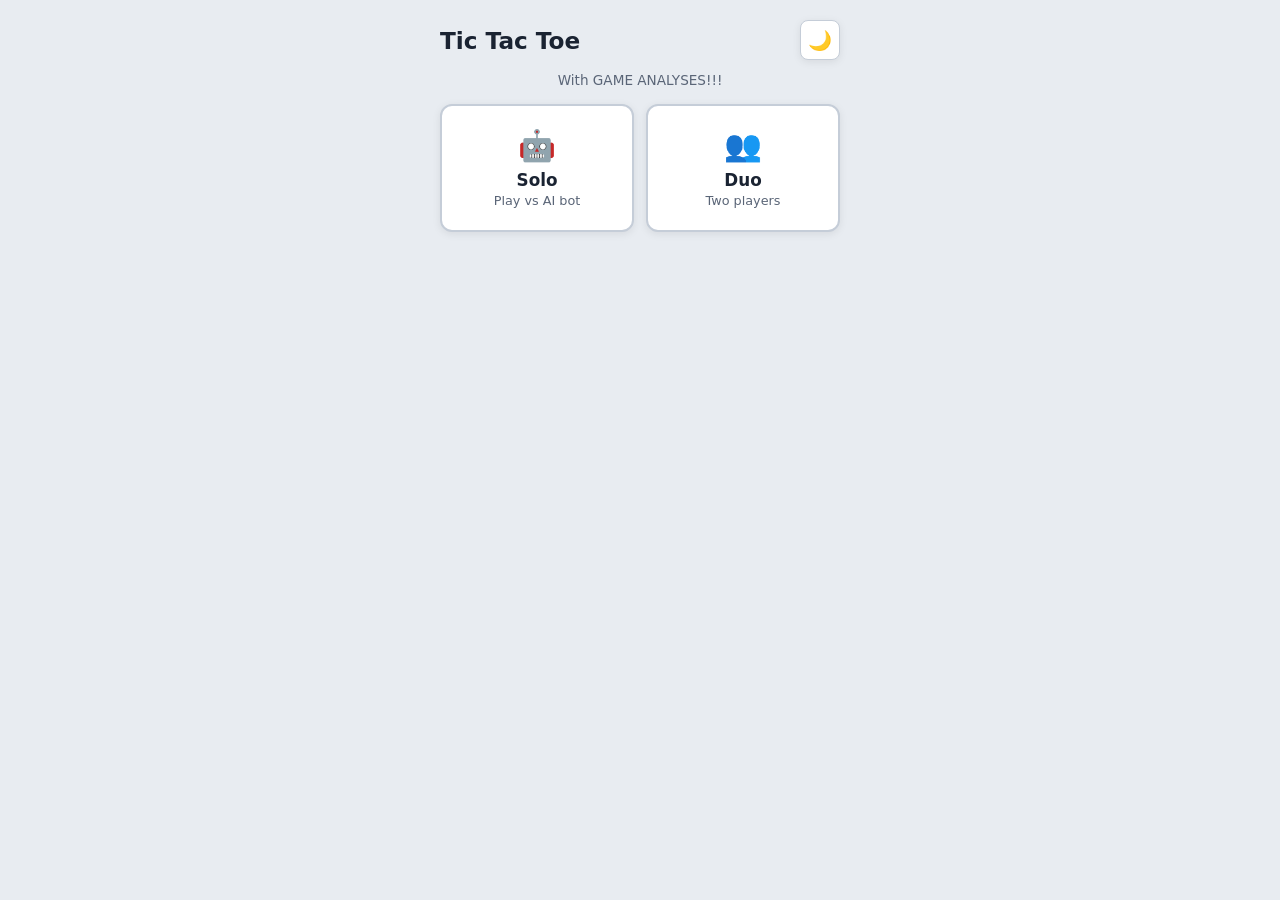
<file: TicTacToe/index.html>
<!doctype html><html lang="en" data-theme="dark"><head><meta charset="UTF-8"><meta name="viewport" content="width=device-width,initial-scale=1"><title>Tic Tac Toe — Smart Analysis</title><link rel="stylesheet" href="style.css"><script src="app.js" defer></script></head><body><div class="_0x449020"><div class="_0x49a2e8"><h1>Tic Tac Toe</h1><button class="_0x4e1407" id="_0xc22316" title="Toggle dark/light mode">🌙</button></div><p class="_0x11adc6">With GAME ANALYSES!!!</p><div id="_0xd5513f" class="_0x9b43ee _0x8a2756"><div class="_0x770644"><div class="_0x4db705" id="_0xa96bd5"><div class="_0x306e12">🤖</div><h3>Solo</h3><p>Play vs AI bot</p></div><div class="_0x4db705" id="_0x99e857"><div class="_0x306e12">👥</div><h3>Duo</h3><p>Two players</p></div></div><div class="_0xc46208" id="_0xc0a79c"><button class="_0xf462ea" data-diff="easy"><span class="_0x4d9b97">Easy</span> <span class="_0xf93875">Makes mistakes often</span></button> <button class="_0xf462ea" data-diff="medium"><span class="_0x4d9b97">Medium</span> <span class="_0xf93875">Solid but imperfect</span></button> <button class="_0xf462ea" data-diff="hard"><span class="_0x4d9b97">Hard</span> <span class="_0xf93875">Near-perfect play</span></button> <button class="_0x0c26b3" id="_0xe4806a" style="margin-top:4px;">← Back</button></div></div><div id="_0x14a3f3" class="_0x9b43ee"><div class="_0x94b2cf"><div class="_0x644903" id="_0xcbcd07">X to move</div><div class="_0x8299f1" id="_0x22399b">Solo · Hard</div></div><div class="_0x43d0b2" id="_0x25a630"></div><div class="_0x1df1c6"><button class="_0x5f0c7a" id="_0xd7cb12">Restart</button> <button class="_0x5f0c7a" id="_0xb9a3a2">Quit</button></div><div class="_0xd45c35" id="_0xd80333" style="display:none;">Bot is thinking…</div></div><div id="_0x82fe60" class="_0x9b43ee"><div class="_0x9d8501"><h2>Game Analysis</h2><button class="_0x0c26b3" id="_0x639d0c">← New Game</button></div><div class="_0x225dac" id="_0xa213a4"></div><div class="_0x52dad9"><div class="_0x76a5c2"><div class="_0x43d0b2" id="_0x8a161d"></div></div><div class="_0x068a2b" id="_0x90fc18"><div class="_0xec4a13">Start position</div></div><div class="_0x5fde40"><label for="_0xd4b9d6">Show best move</label> <label class="_0x2d2ef1"><input type="checkbox" id="_0xd4b9d6"> <span class="_0xeb78ef"></span></label></div><div class="_0x5fde40"><label for="_0x2d5ec0">Coach explanations</label> <label class="_0x2d2ef1"><input type="checkbox" id="_0x2d5ec0"> <span class="_0xeb78ef"></span></label></div><div class="_0xc5d95d" id="_0xe628af"><div class="_0x498057">Coach</div><div id="_0xfe0daf"></div></div><div class="_0x1add5b"><div class="_0x310963" id="_0x0bd1e7" style="width:50%"></div></div><div class="_0x85b051" id="_0xd4a089">Equal</div><div class="_0x44e1bb"><button class="_0x5f0c7a" id="_0x3fc56d">◀ Prev</button> <button class="_0x5f0c7a" id="_0xf3dd72">Next ▶</button></div></div><div class="_0xe76278" id="_0xe89fb2"></div></div></div><div class="_0x2cc5b9" id="_0xd23d5d"><div class="_0x249a04"><div class="_0x3d570a" id="_0x46a569">🎉</div><h2 id="_0x1f2ca0">X Wins!</h2><p id="_0x3e0416">Congratulations</p><div class="_0xdffabe"><button class="_0x5f0c7a _0x6bb5a1" id="_0x07a962">Play Again</button> <button class="_0x5f0c7a" id="_0x83cb72">Analyze Game</button></div></div></div></body></html>
</file>
<file: TicTacToe/style.css>
:root,[data-theme=light]{--bg:#e8ecf1;--bg-card:#fff;--bg-cell:#f4f6f9;--bg-cell-hover:#e4e9f0;--border:#c5cdd8;--border-strong:#8a95a5;--text:#1a2332;--text-muted:#5a6577;--x-color:#2563eb;--o-color:#dc2626;--accent:#4f46e5;--accent-hover:#4338ca;--win-bg:#d1fae5;--best-bg:#fef3c7;--best-border:#f59e0b;--shadow:0 2px 8px rgba(0,0,0,.08);--modal-overlay:rgba(0,0,0,.4);--brilliant:#0d9488;--good:#2563eb;--forced:#7c3aed;--bad:#d97706;--blunder:#dc2626;--brilliant-bg:#ccfbf1;--good-bg:#dbeafe;--forced-bg:#ede9fe;--bad-bg:#fef3c7;--blunder-bg:#fee2e2;--eval-x:#2563eb;--eval-o:#dc2626}[data-theme=dark]{--bg:#0f1419;--bg-card:#1a2332;--bg-cell:#243044;--bg-cell-hover:#2d3a52;--border:#334155;--border-strong:#64748b;--text:#e2e8f0;--text-muted:#94a3b8;--x-color:#60a5fa;--o-color:#f87171;--accent:#818cf8;--accent-hover:#a5b4fc;--win-bg:#064e3b;--best-bg:#422006;--best-border:#fbbf24;--shadow:0 2px 12px rgba(0,0,0,.35);--modal-overlay:rgba(0,0,0,.65);--brilliant:#2dd4bf;--good:#60a5fa;--forced:#a78bfa;--bad:#fbbf24;--blunder:#f87171;--brilliant-bg:#134e4a;--good-bg:#1e3a5f;--forced-bg:#2e1065;--bad-bg:#451a03;--blunder-bg:#450a0a;--eval-x:#60a5fa;--eval-o:#f87171}*{margin:0;padding:0;box-sizing:border-box}body{font-family:system-ui,-apple-system,Segoe UI,Roboto,Arial,sans-serif;background:var(--bg);color:var(--text);min-height:100vh;padding:20px 14px 40px;transition:background .25s,color .25s}._0x449020,body{display:flex;flex-direction:column;align-items:center}._0x449020{width:100%;max-width:400px;gap:16px}._0x49a2e8{width:100%;display:flex;justify-content:space-between;align-items:center;margin-bottom:4px}._0x49a2e8 h1{font-size:1.45rem;font-weight:700;color:var(--text)}._0x4e1407{background:var(--bg-card);border:1px solid var(--border);border-radius:8px;width:40px;height:40px;font-size:1.2rem;cursor:pointer;display:flex;align-items:center;justify-content:center;box-shadow:var(--shadow);transition:border-color .15s}._0x4e1407:hover{border-color:var(--accent)}._0x11adc6{color:var(--text-muted);font-size:.85rem;margin-top:-8px;text-align:center;width:100%}._0x9b43ee{display:none;width:100%;flex-direction:column;align-items:center;gap:14px}._0x9b43ee._0x8a2756{display:flex}._0x770644{display:grid;grid-template-columns:1fr 1fr;gap:12px;width:100%}._0x4db705{background:var(--bg-card);border:2px solid var(--border);border-radius:12px;padding:22px 14px;text-align:center;cursor:pointer;box-shadow:var(--shadow);transition:border-color .15s,transform .15s}._0x4db705:hover{border-color:var(--accent);transform:translateY(-2px)}._0x4db705 ._0x306e12{font-size:1.9rem;margin-bottom:6px}._0x4db705 h3{font-size:1.05rem;margin-bottom:3px}._0x4db705 p{font-size:.8rem;color:var(--text-muted)}._0xc46208{display:none;width:100%;flex-direction:column;gap:8px}._0xc46208._0x058d50,._0xf462ea{display:flex}._0xf462ea{background:var(--bg-card);border:2px solid var(--border);color:var(--text);padding:12px 14px;border-radius:10px;font-size:.95rem;cursor:pointer;justify-content:space-between;align-items:center;box-shadow:var(--shadow);transition:border-color .15s}._0xf462ea:hover{border-color:var(--accent)}._0xf462ea ._0x4d9b97{font-weight:600}._0xf462ea ._0xf93875{font-size:.78rem;color:var(--text-muted)}._0x94b2cf{width:100%;display:flex;justify-content:space-between;align-items:center;background:var(--bg-card);border:1px solid var(--border);border-radius:10px;padding:10px 14px;box-shadow:var(--shadow)}._0x94b2cf ._0x644903{font-weight:600;font-size:1rem}._0x94b2cf ._0x644903 .x{color:var(--x-color)}._0x94b2cf ._0x644903 .o{color:var(--o-color)}._0x94b2cf ._0x8299f1{font-size:.75rem;color:var(--text-muted);background:var(--bg-cell);padding:3px 9px;border-radius:20px;border:1px solid var(--border)}._0x43d0b2{display:grid;grid-template-columns:repeat(3,1fr);grid-template-rows:repeat(3,1fr);gap:8px;width:100%;max-width:300px;aspect-ratio:1;background:var(--border-strong);padding:8px;border-radius:12px;box-shadow:var(--shadow);height:auto}._0x00983c{background:var(--bg-cell);border-radius:8px;display:flex;align-items:center;justify-content:center;min-width:0;min-height:0;width:100%;height:100%;overflow:hidden;font-size:clamp(1.6rem,9vw,2.7rem);font-weight:700;line-height:1;cursor:pointer;user-select:none;transition:background .12s;position:relative;box-sizing:border-box;border:3px solid transparent}._0x00983c:hover:not(._0x57900d):not(._0x48f03c){background:var(--bg-cell-hover)}._0x00983c._0x57900d{cursor:default}._0x00983c.x{color:var(--x-color)}._0x00983c.o{color:var(--o-color)}._0x00983c._0xa1308e{background:var(--win-bg)}._0x00983c._0x65269f{border-color:var(--accent)}._0x00983c._0xb9d732{background:var(--best-bg)}._0x00983c._0xb9d732,._0x00983c._0xb9d732._0x65269f{border-color:var(--best-border)}._0x1df1c6{display:flex;gap:10px;width:100%;max-width:300px}._0x5f0c7a{flex:1;padding:11px 14px;border:2px solid var(--border);border-radius:10px;font-size:.9rem;font-weight:600;cursor:pointer;background:var(--bg-card);color:var(--text);box-shadow:var(--shadow);transition:background .12s,border-color .12s}._0x5f0c7a:hover,._0x6bb5a1{border-color:var(--accent)}._0x6bb5a1{background:var(--accent);color:#fff}._0x6bb5a1:hover{background:var(--accent-hover);border-color:var(--accent-hover)}._0x5f0c7a:disabled{opacity:.4;cursor:not-allowed}._0x2cc5b9{position:fixed;inset:0;background:var(--modal-overlay);display:flex;align-items:center;justify-content:center;z-index:100;opacity:0;pointer-events:none;transition:opacity .2s}._0x2cc5b9._0x058d50{opacity:1;pointer-events:all}._0x249a04{background:var(--bg-card);border:2px solid var(--border);border-radius:14px;padding:28px 22px;text-align:center;max-width:310px;width:90%;box-shadow:var(--shadow)}._0x249a04 ._0x3d570a{font-size:2.6rem;margin-bottom:6px}._0x249a04 h2{font-size:1.3rem;margin-bottom:4px}._0x249a04 p{color:var(--text-muted);margin-bottom:18px;font-size:.9rem}._0xdffabe{display:flex;flex-direction:column;gap:8px}._0x9d8501{width:100%;display:flex;justify-content:space-between;align-items:center}._0x9d8501 h2{font-size:1.15rem}._0x52dad9{width:100%;display:flex;flex-direction:column;align-items:center;gap:10px}._0x76a5c2{width:100%;max-width:260px}._0x76a5c2 ._0x43d0b2{max-width:260px;gap:6px;padding:6px}._0x76a5c2 ._0x00983c{font-size:clamp(1.4rem,7vw,2.15rem);border-radius:6px}._0x068a2b{width:100%;max-width:260px;background:var(--bg-card);border:1px solid var(--border);border-radius:10px;padding:10px 12px;text-align:center;min-height:56px;display:flex;flex-direction:column;justify-content:center;gap:2px;box-shadow:var(--shadow)}._0x068a2b ._0xec4a13{font-size:.8rem;color:var(--text-muted)}._0x068a2b ._0x48b1bf{font-size:1rem;font-weight:700;text-transform:uppercase;letter-spacing:.03em}._0x068a2b ._0x508d05{font-size:.78rem;color:var(--text-muted)}._0x48b1bf.brilliant{color:var(--brilliant)}._0x48b1bf.good{color:var(--good)}._0x48b1bf.forced{color:var(--forced)}._0x48b1bf.bad{color:var(--bad)}._0x48b1bf.blunder{color:var(--blunder)}._0x48b1bf.book{color:var(--text-muted)}._0x5fde40{width:100%;max-width:260px;display:flex;align-items:center;justify-content:space-between;background:var(--bg-card);border:1px solid var(--border);border-radius:10px;padding:8px 12px;box-shadow:var(--shadow);font-size:.85rem}._0x5fde40 label{color:var(--text-muted);cursor:pointer;user-select:none}._0xc5d95d{width:100%;max-width:260px;background:var(--bg-card);border:1px solid var(--border);border-left:4px solid var(--accent);border-radius:10px;padding:10px 12px;box-shadow:var(--shadow);font-size:.82rem;line-height:1.45;color:var(--text);display:none;text-align:left}._0xc5d95d._0xdd20a4{display:block}._0xc5d95d ._0x498057{font-weight:700;font-size:.78rem;color:var(--accent);margin-bottom:4px;text-transform:uppercase;letter-spacing:.04em}._0x2d2ef1{position:relative;width:42px;height:24px;flex-shrink:0}._0x2d2ef1 input{opacity:0;width:0;height:0}._0xeb78ef{position:absolute;cursor:pointer;inset:0;background:var(--border);border-radius:24px;transition:background .2s}._0xeb78ef:before{content:"";position:absolute;height:18px;width:18px;left:3px;bottom:3px;background:#fff;border-radius:50%;transition:transform .2s;box-shadow:0 1px 3px rgba(0,0,0,.25)}._0x2d2ef1 input:checked+._0xeb78ef{background:var(--accent)}._0x2d2ef1 input:checked+._0xeb78ef:before{transform:translateX(18px)}._0x1add5b{width:100%;max-width:260px;height:10px;background:var(--eval-o);border-radius:4px;overflow:hidden}._0x310963{height:100%;background:var(--eval-x);transition:width .3s ease}._0x85b051{font-size:.78rem;color:var(--text-muted);text-align:center}._0x44e1bb{display:flex;gap:8px;width:100%;max-width:260px}._0x44e1bb ._0x5f0c7a{padding:8px;font-size:.85rem}._0xe76278{width:100%;max-height:200px;overflow-y:auto;flex-direction:column;gap:5px;border-radius:10px;background:var(--bg-card);padding:8px;box-shadow:var(--shadow)}._0x90cc4a,._0xe76278{display:flex;border:1px solid var(--border)}._0x90cc4a{background:var(--bg-cell);border-radius:6px;padding:7px 10px;align-items:center;gap:7px;cursor:pointer;font-size:.85rem;transition:border-color .12s}._0x90cc4a._0x8a2756,._0x90cc4a:hover{border-color:var(--accent);background:var(--bg-cell-hover)}._0x90cc4a ._0x790331{font-weight:600;color:var(--text-muted);min-width:22px}._0x90cc4a ._0x5e83e2{font-weight:700;min-width:18px}._0x90cc4a ._0x5e83e2.x{color:var(--x-color)}._0x90cc4a ._0x5e83e2.o{color:var(--o-color)}._0x90cc4a ._0xac9e1c{margin-left:auto;font-size:.68rem;font-weight:700;text-transform:uppercase;letter-spacing:.03em;padding:2px 7px;border-radius:4px}._0xac9e1c.brilliant{color:var(--brilliant);background:var(--brilliant-bg)}._0xac9e1c.good{color:var(--good);background:var(--good-bg)}._0xac9e1c.forced{color:var(--forced);background:var(--forced-bg)}._0xac9e1c.bad{color:var(--bad);background:var(--bad-bg)}._0xac9e1c.blunder{color:var(--blunder);background:var(--blunder-bg)}._0xac9e1c.book{color:var(--text-muted);background:var(--bg-cell)}._0x225dac{width:100%;background:var(--bg-card);border:1px solid var(--border);border-radius:10px;padding:12px;font-size:.85rem;box-shadow:var(--shadow)}._0x225dac h3{font-size:.85rem;margin-bottom:8px;color:var(--text-muted)}._0xbc44ed{display:grid;grid-template-columns:repeat(3,1fr);gap:6px;text-align:center}._0xe88188{background:var(--bg-cell);border-radius:6px;padding:8px 4px}._0xe88188 ._0x70ea9c{font-size:1.15rem;font-weight:700}._0xe88188 ._0xa88f2a{font-size:.65rem;color:var(--text-muted);text-transform:uppercase}._0x0c26b3{color:var(--text-muted);font-size:.82rem;cursor:pointer;text-decoration:underline;background:none;border:none;font-family:inherit}._0x0c26b3:hover{color:var(--text)}._0xd45c35{font-size:.82rem;color:var(--text-muted)}._0xe76278::-webkit-scrollbar{width:5px}._0xe76278::-webkit-scrollbar-thumb{background:var(--border-strong);border-radius:3px}
</file>
